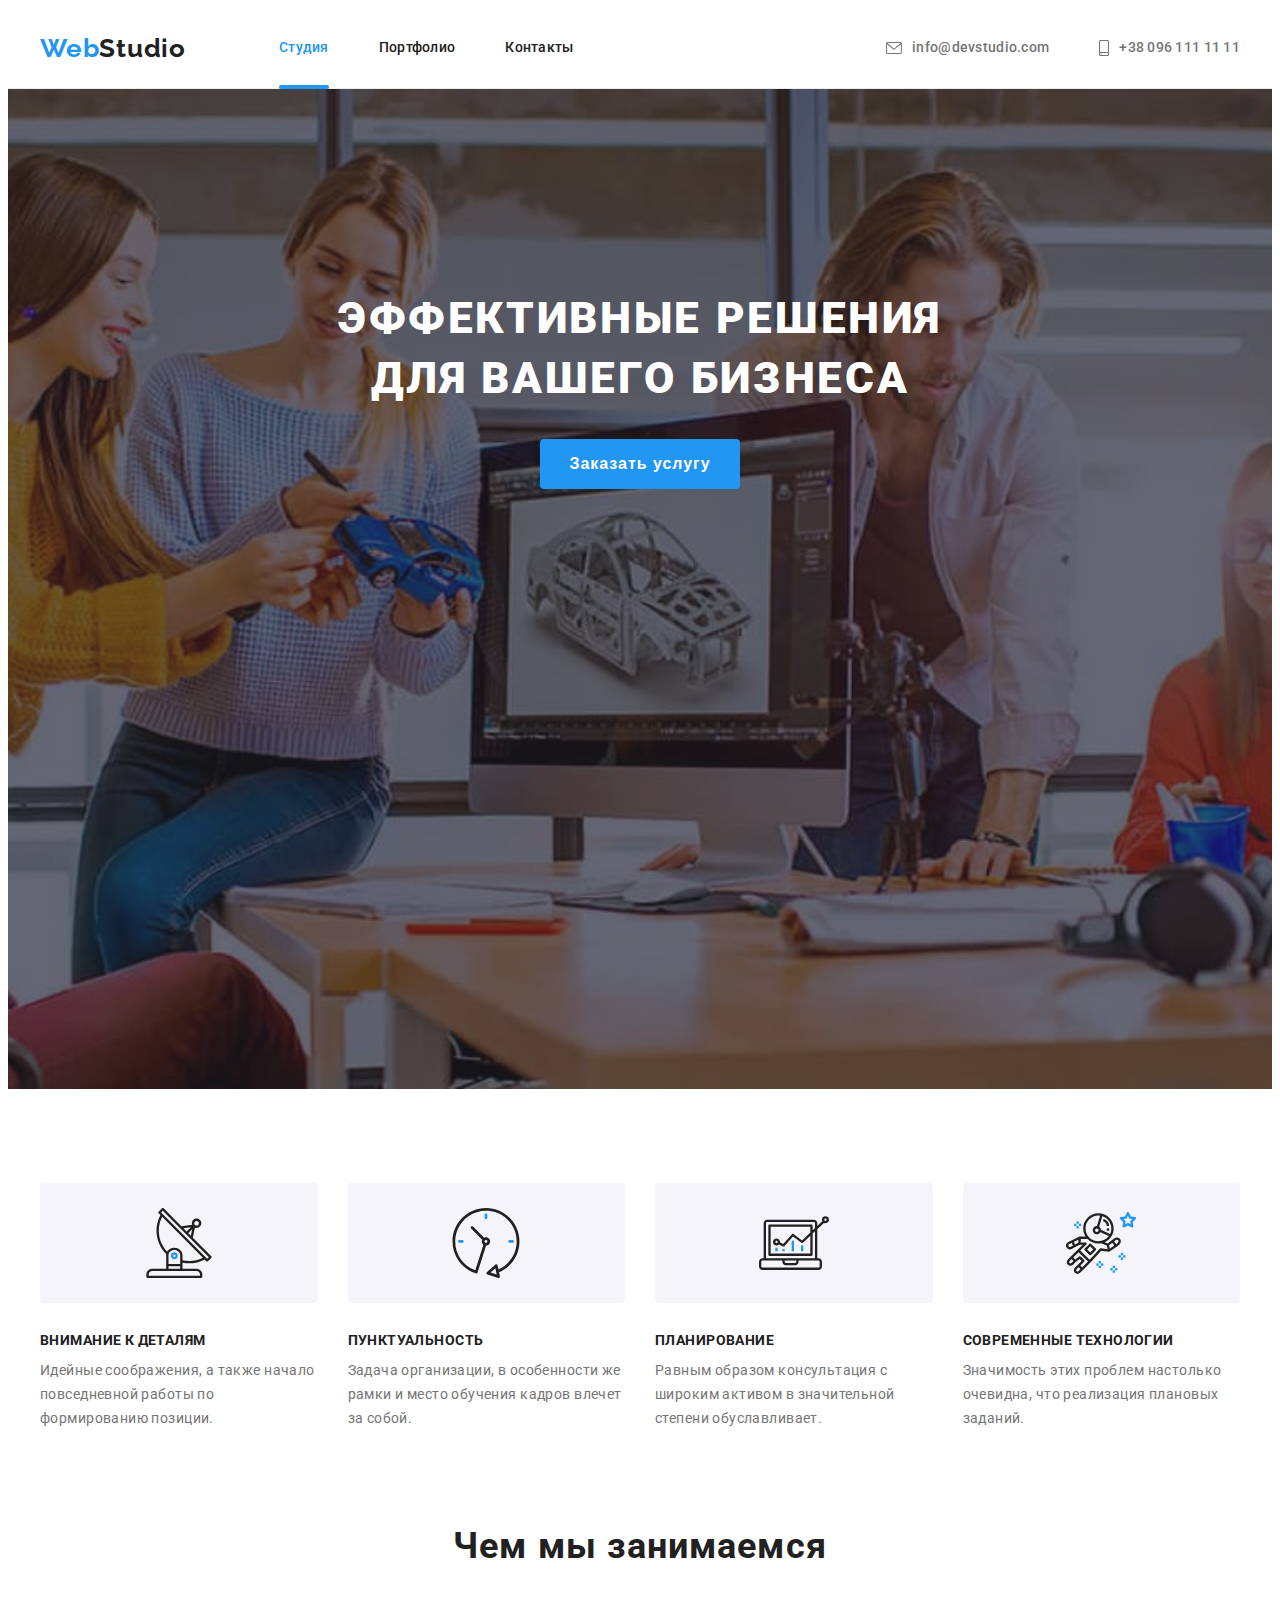
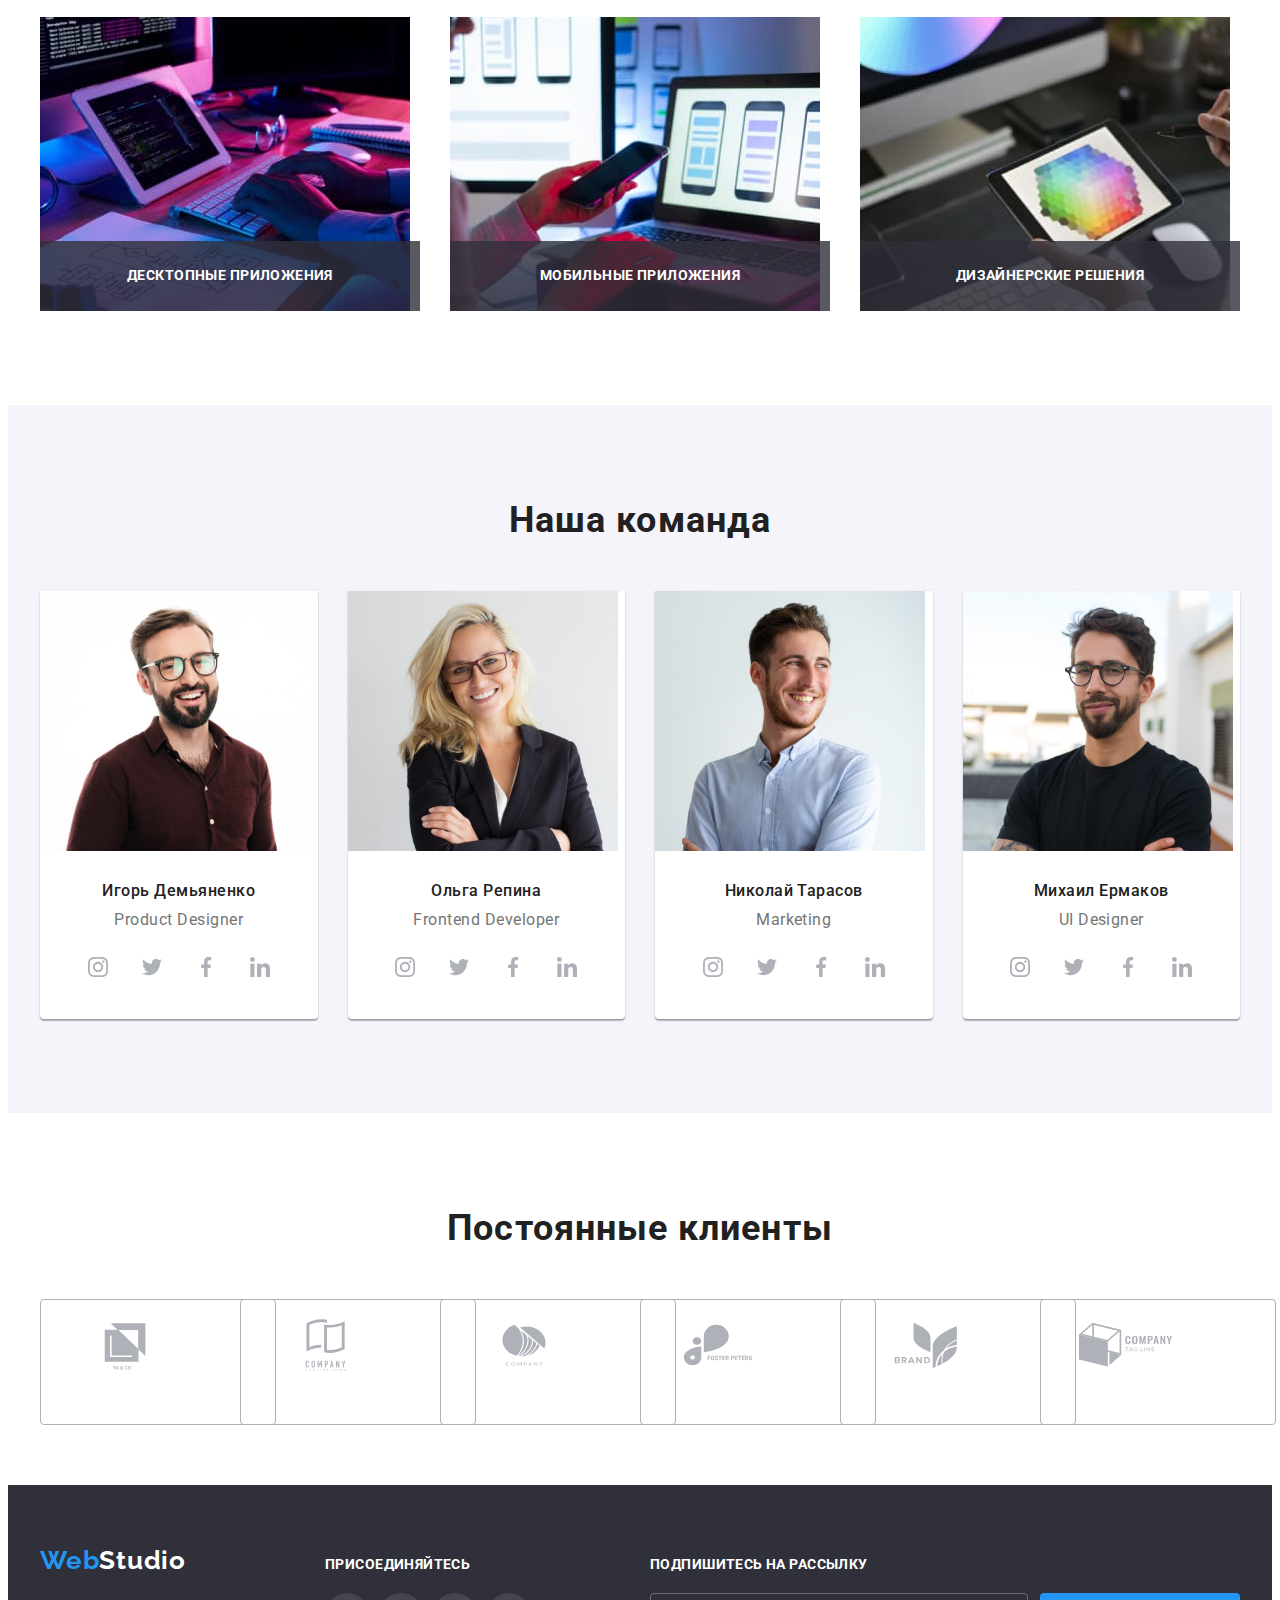
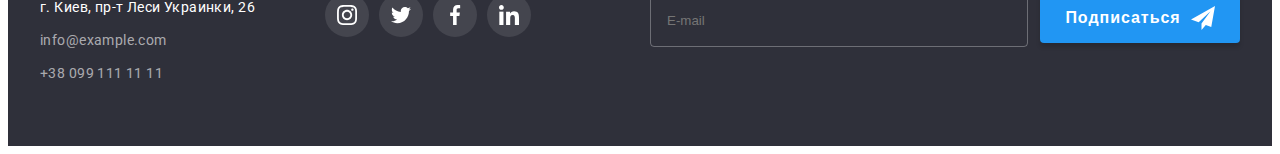
<file: index.html>
<!DOCTYPE html>
<html lang="ru">
  <head>
    <meta charset="UTF-8" />
    <meta http-equiv="X-UA-Compatible" content="IE=edge" />
    <meta name="viewport" content="width=device-width, initial-scale=1.0" />
    <title>WebStudio</title>
    <link rel="preconnect" href="https://fonts.googleapis.com" />
    <link rel="preconnect" href="https://fonts.gstatic.com" crossorigin />
    <link
      href="https://fonts.googleapis.com/css2?family=Raleway:wght@700&family=Roboto:wght@400;500;700;900&display=swap"
      rel="stylesheet"
    />
    <link
      rel="stylesheet"
      href="https://cdnjs.cloudflare.com/ajax/libs/modern-normalize/1.1.0/modern-normalize.min.css"
      integrity="sha512-wpPYUAdjBVSE4KJnH1VR1HeZfpl1ub8YT/NKx4PuQ5NmX2tKuGu6U/JRp5y+Y8XG2tV+wKQpNHVUX03MfMFn9Q=="
      crossorigin="anonymous"
      referrerpolicy="no-referrer"
    />
    <link rel="stylesheet" href="./css/main.min.css" />
    <!-- <link rel="stylesheet" href="./css/styles.css" /> -->
  </head>
  <body>
    <header class="header">
      <div class="container">
        <a class="logo header__logo link" href="./index.html" lang="en"
          >Web<span class="logo__dark">Studio</span></a
        >
        <nav class="nav">
          <ul class="menu list">
            <li class="menu__item">
              <a href="" class="menu__link link current">Студия</a>
            </li>
            <li class="menu__item">
              <a href="./portfolio.html" class="menu__link link">Портфолио</a>
            </li>
            <li class="menu__item">
              <a href="" class="menu__link link">Контакты</a>
            </li>
          </ul>
        </nav>
        <ul class="connect header__connect list">
          <li class="connect__item">
            <a href="mailto:info@devstudio.com" class="connect__link link">
              <svg class="connect__icon" width="16" height="12">
                <use href="./images/icons.svg#icon-envelope"></use>
              </svg>
              info@devstudio.com</a
            >
          </li>
          <li class="connect__item">
            <a href="tel:+380961111111" class="connect__link link"
              ><svg class="connect__icon" width="10" height="16">
                <use href="./images/icons.svg#icon-smartphone"></use></svg
              >+38 096 111 11 11</a
            >
          </li>
        </ul>
      </div>
    </header>
    <main>
      <section class="hero">
        <div class="container">
          <h1 class="hero__title">Эффективные решения для вашего бизнеса</h1>
          <button type="button" class="hero__btn" data-modal-open>Заказать услугу</button>
        </div>
      </section>
      <section class="benefits section">
        <div class="container">
          <h2 class="benefits__title visually-hidden">Преимущества</h2>
          <ul class="benefits__list list">
            <li class="benefits__item">
              <div class="benefits__wrap">
                <svg class="benefits__icon" width="70" height="70">
                  <use href="./images/icons.svg#icon-benefits-1-antenna"></use>
                </svg>
              </div>
              <h3 class="benefits__subtitle">Внимание к деталям</h3>
              <p class="benefits__text">
                Идейные соображения, а также начало повседневной работы по формированию позиции.
              </p>
            </li>
            <li class="benefits__item">
              <div class="benefits__wrap">
                <svg class="benefits__icon" width="70" height="70">
                  <use href="./images/icons.svg#icon-benefits-2-clock"></use>
                </svg>
              </div>
              <h3 class="benefits__subtitle">Пунктуальность</h3>
              <p class="benefits__text">
                Задача организации, в особенности же рамки и место обучения кадров влечет за собой.
              </p>
            </li>
            <li class="benefits__item">
              <div class="benefits__wrap">
                <svg class="benefits__icon" width="70" height="70">
                  <use href="./images/icons.svg#icon-benefits-3-diagram"></use>
                </svg>
              </div>
              <h3 class="benefits__subtitle">Планирование</h3>
              <p class="benefits__text">
                Равным образом консультация с широким активом в значительной степени обуславливает.
              </p>
            </li>
            <li class="benefits__item">
              <div class="benefits__wrap">
                <svg class="benefits__icon" width="70" height="70">
                  <use href="./images/icons.svg#icon-benefits-4-astronaut"></use>
                </svg>
              </div>
              <h3 class="benefits__subtitle">Современные технологии</h3>
              <p class="benefits__text">
                Значимость этих проблем настолько очевидна, что реализация плановых заданий.
              </p>
            </li>
          </ul>
        </div>
      </section>
      <section class="about section">
        <div class="container">
          <h2 class="about__title section-title">Чем мы занимаемся</h2>
          <ul class="about__list list">
            <li class="about__item">
              <img
                src="./images/about/about-img-1.jpg"
                alt="Разработка продающих сайтов"
                width="370"
                height="294"
              />
              <h3 class="about__desc">Десктопные приложения</h3>
            </li>
            <li class="about__item">
              <img
                src="./images/about//about-img-2.jpg"
                alt="Разработка мобильных приложений"
                width="370"
                height="294"
              />
              <h3 class="about__desc">Мобильные приложения</h3>
            </li>
            <li class="about__item">
              <img
                src="./images/about//about-img-3.jpg"
                alt="Продвижение сайтов"
                width="370"
                height="294"
              />
              <h3 class="about__desc">Дизайнерские решения</h3>
            </li>
          </ul>
        </div>
      </section>
      <section class="team section">
        <div class="container">
          <h2 class="team__title section-title">Наша команда</h2>
          <ul class="team__list list">
            <li class="team__item">
              <img
                src="./images/team/team-img-1.jpg"
                alt="Игорь Демьяненко"
                width="270"
                height="260"
              />
              <div class="team__desc">
                <h3 class="team__name">Игорь Демьяненко</h3>
                <p lang="en" class="team__specialty">Product Designer</p>
                <ul class="socials list">
                  <li class="socials__item">
                    <a href="" class="socials__link link">
                      <svg class="socials__icon" width="20" height="20">
                        <use href="./images/icons.svg#icon-instagram"></use></svg
                    ></a>
                  </li>
                  <li class="socials__item">
                    <a href="" class="socials__link link">
                      <svg class="socials__icon" width="20" height="20">
                        <use href="./images/icons.svg#icon-twitter"></use>
                      </svg>
                    </a>
                  </li>
                  <li class="socials__item">
                    <a href="" class="socials__link link">
                      <svg class="socials__icon" width="20" height="20">
                        <use href="./images/icons.svg#icon-facebook"></use>
                      </svg>
                    </a>
                  </li>
                  <li class="socials__item">
                    <a href="" class="socials__link link">
                      <svg class="socials__icon" width="20" height="20">
                        <use href="./images/icons.svg#icon-linkedin"></use>
                      </svg>
                    </a>
                  </li>
                </ul>
              </div>
            </li>
            <li class="team__item">
              <img src="./images/team/team-img-2.jpg" alt="Ольга Репина" width="270" height="260" />
              <div class="team__desc">
                <h3 class="team__name">Ольга Репина</h3>
                <p lang="en" class="team__specialty">Frontend Developer</p>
                <ul class="socials list">
                  <li class="socials__item">
                    <a href="" class="socials__link link">
                      <svg class="socials__icon" width="20" height="20">
                        <use href="./images/icons.svg#icon-instagram"></use></svg
                    ></a>
                  </li>
                  <li class="socials__item">
                    <a href="" class="socials__link link">
                      <svg class="socials__icon" width="20" height="20">
                        <use href="./images/icons.svg#icon-twitter"></use>
                      </svg>
                    </a>
                  </li>
                  <li class="socials__item">
                    <a href="" class="socials__link link">
                      <svg class="socials__icon" width="20" height="20">
                        <use href="./images/icons.svg#icon-facebook"></use>
                      </svg>
                    </a>
                  </li>
                  <li class="socials__item">
                    <a href="" class="socials__link link">
                      <svg class="socials__icon" width="20" height="20">
                        <use href="./images/icons.svg#icon-linkedin"></use>
                      </svg>
                    </a>
                  </li>
                </ul>
              </div>
            </li>
            <li class="team__item">
              <img
                src="./images/team/team-img-3.jpg"
                alt="Николай Тарасов"
                width="270"
                height="260"
              />
              <div class="team__desc">
                <h3 class="team__name">Николай Тарасов</h3>
                <p lang="en" class="team__specialty">Marketing</p>
                <ul class="socials list">
                  <li class="socials__item">
                    <a href="" class="socials__link link">
                      <svg class="socials__icon" width="20" height="20">
                        <use href="./images/icons.svg#icon-instagram"></use></svg
                    ></a>
                  </li>
                  <li class="socials__item">
                    <a href="" class="socials__link link">
                      <svg class="socials__icon" width="20" height="20">
                        <use href="./images/icons.svg#icon-twitter"></use>
                      </svg>
                    </a>
                  </li>
                  <li class="socials__item">
                    <a href="" class="socials__link link">
                      <svg class="socials__icon" width="20" height="20">
                        <use href="./images/icons.svg#icon-facebook"></use>
                      </svg>
                    </a>
                  </li>
                  <li class="socials__item">
                    <a href="" class="socials__link link">
                      <svg class="socials__icon" width="20" height="20">
                        <use href="./images/icons.svg#icon-linkedin"></use>
                      </svg>
                    </a>
                  </li>
                </ul>
              </div>
            </li>
            <li class="team__item">
              <img
                src="./images/team/team-img-4.jpg"
                alt="Михаил Ермаков"
                width="270"
                height="260"
              />
              <div class="team__desc">
                <h3 class="team__name">Михаил Ермаков</h3>
                <p lang="en" class="team__specialty">UI Designer</p>
                <ul class="socials list">
                  <li class="socials__item">
                    <a href="" class="socials__link link">
                      <svg class="socials__icon" width="20" height="20">
                        <use href="./images/icons.svg#icon-instagram"></use></svg
                    ></a>
                  </li>
                  <li class="socials__item">
                    <a href="" class="socials__link link">
                      <svg class="socials__icon" width="20" height="20">
                        <use href="./images/icons.svg#icon-twitter"></use>
                      </svg>
                    </a>
                  </li>
                  <li class="socials__item">
                    <a href="" class="socials__link link">
                      <svg class="socials__icon" width="20" height="20">
                        <use href="./images/icons.svg#icon-facebook"></use>
                      </svg>
                    </a>
                  </li>
                  <li class="socials__item">
                    <a href="" class="socials__link link">
                      <svg class="socials__icon" width="20" height="20">
                        <use href="./images/icons.svg#icon-linkedin"></use>
                      </svg>
                    </a>
                  </li>
                </ul>
              </div>
            </li>
          </ul>
        </div>
      </section>
      <section class="clients section">
        <div class="container">
          <h2 class="clients__title section-title">Постоянные клиенты</h2>
          <ul class="clients__list list">
            <li class="clients__item">
              <a href="" class="clients__link"
                ><svg class="clients__icon" width="106" height="60">
                  <use href="./images/icons.svg#icon-clients-logo-1"></use></svg
              ></a>
            </li>
            <li class="clients__item">
              <a href="" class="clients__link"
                ><svg class="clients__icon" width="106" height="60">
                  <use href="./images/icons.svg#icon-clients-logo-2"></use></svg
              ></a>
            </li>
            <li class="clients__item">
              <a href="" class="clients__link"
                ><svg class="clients__icon" width="106" height="60">
                  <use href="./images/icons.svg#icon-clients-logo-3"></use></svg
              ></a>
            </li>
            <li class="clients__item">
              <a href="" class="clients__link"
                ><svg class="clients__icon" width="106" height="60">
                  <use href="./images/icons.svg#icon-clients-logo-4"></use></svg
              ></a>
            </li>
            <li class="clients__item">
              <a href="" class="clients__link"
                ><svg class="clients__icon" width="106" height="60">
                  <use href="./images/icons.svg#icon-clients-logo-5"></use></svg
              ></a>
            </li>
            <li class="clients__item">
              <a href="" class="clients__link"
                ><svg class="clients__icon" width="106" height="60">
                  <use href="./images/icons.svg#icon-clients-logo-6"></use></svg
              ></a>
            </li>
          </ul>
        </div>
      </section>
    </main>
    <footer class="footer">
      <div class="container footer__container">
        <div class="footer__contacts-wrap">
          <a href="./index.html" class="logo link">Web<span class="logo__white">Studio</span></a>
          <address class="contacts footer__contacts">
            <ul class="contacts__list list">
              <li class="contacts__item">
                <a
                  href="https://www.google.com/maps/d/viewer?mid=10uSM3H-mIU3GznYo2szRIEphczw&hl=en_US&ll=50.42732700000001%2C30.538092&z=17"
                  target="_blank"
                  rel="noopener noreferrer nofollow"
                  class="contacts__link link adress"
                  >г. Киев, пр-т Леси Украинки, 26</a
                >
              </li>
              <li class="contacts__item">
                <a href="mailto:info@example.com" class="contacts__link link">info@example.com</a>
              </li>
              <li class="contacts__item">
                <a href="tel:+380991111111" class="contacts__link link">+38 099 111 11 11</a>
              </li>
            </ul>
          </address>
        </div>
        <div class="footer__join">
          <p class="footer__join-text">Присоединяйтесь</p>
          <ul class="footer-soc-list socials list">
            <li class="socials__item">
              <a href="" class="socials__link footer__link link">
                <svg class="socials__icon footer__icon" width="20" height="20">
                  <use href="./images/icons.svg#icon-instagram"></use>
                </svg>
              </a>
            </li>
            <li class="socials__item">
              <a href="" class="socials__link footer__link link">
                <svg class="socials__icon footer__icon" width="20" height="20">
                  <use href="./images/icons.svg#icon-twitter"></use>
                </svg>
              </a>
            </li>
            <li class="socials__item">
              <a href="" class="socials__link footer__link link">
                <svg class="socials__icon footer__icon" width="20" height="20">
                  <use href="./images/icons.svg#icon-facebook"></use>
                </svg>
              </a>
            </li>
            <li class="socials__item">
              <a href="" class="socials__link footer__link link">
                <svg class="socials__icon footer__icon" width="20" height="20">
                  <use href="./images/icons.svg#icon-linkedin"></use>
                </svg>
              </a>
            </li>
          </ul>
        </div>
        <form class="subscribe footer__subscribe">
          <p class="subscribe__text">Подпишитесь на рассылку</p>
          <div class="subscribe__wrap">
            <input
              type="email"
              name="footer-signup-email"
              placeholder="E-mail"
              class="subscribe__input"
            />
            <button type="submit" class="subscribe__btn btn">
              Подписаться
              <svg class="subscribe__icon" width="24" height="24">
                <use href="./images/icons.svg#icon-icon-send"></use>
              </svg>
            </button>
          </div>
        </form>
      </div>
    </footer>
    <div class="backdrop is-hidden" data-modal>
      <div class="modal">
        <button type="button" class="modal-close-btn" data-modal-close>
          <svg class="modal-close-icon" width="18" height="18">
            <use href="./images/icons.svg#icon-close-black"></use>
          </svg>
        </button>
        <p class="modal-title">Оставьте свои данные, мы вам перезвоним</p>
        <form>
          <div class="modal-field">
            <label for="modal-input-name" class="modal-label">Имя</label>
            <div class="input-wrap">
              <input
                type="text"
                class="modal-input"
                name="modal-input-name"
                id="modal-input-name"
              />
              <svg class="modal-icon" height="18" width="18">
                <use href="./images/icons.svg#icon-person"></use>
              </svg>
            </div>
          </div>
          <div class="modal-field">
            <label for="modal-input-tel" class="modal-label">Телефон</label>
            <div class="input-wrap">
              <input type="tel" class="modal-input" name="modal-input-tel" id="modal-input-tel" />
              <svg class="modal-icon" height="18" width="18">
                <use href="./images/icons.svg#icon-phone"></use>
              </svg>
            </div>
          </div>
          <div class="modal-field">
            <label for="modal-input-email" class="modal-label">Почта</label>
            <div class="input-wrap">
              <input
                type="tel"
                class="modal-input"
                name="modal-input-email"
                id="modal-input-email"
              />
              <svg class="modal-icon" height="18" width="18">
                <use href="./images/icons.svg#icon-email"></use>
              </svg>
            </div>
          </div>
          <div class="modal-comment">
            <label for="modal-input-comment" class="modal-label">Комментарий</label>
            <textarea
              name="modal-input-comment"
              id="modal-input-comment"
              class="modal-textarea modal-input"
              placeholder="Введите текст"
            ></textarea>
          </div>
          <div class="modal-checkbox">
            <input
              type="checkbox"
              name="modal-privacy"
              id="modal-privacy"
              class="modal-input-check visually-hidden"
            />
            <label for="modal-privacy" class="modal-check-text">
              <span>
                <svg class="check-icon" width="11" height="8">
                  <use href="./images/icons.svg#icon-check"></use>
                </svg> </span
              >Соглашаюсь с рассылкой и принимаю&nbsp;<a href="">Условия договора</a></label
            >
          </div>
          <button type="submit" class="modal-btn btn">Отправить</button>
        </form>
      </div>
    </div>
    <script src="./js/modal.js"></script>
  </body>
</html>
</file>
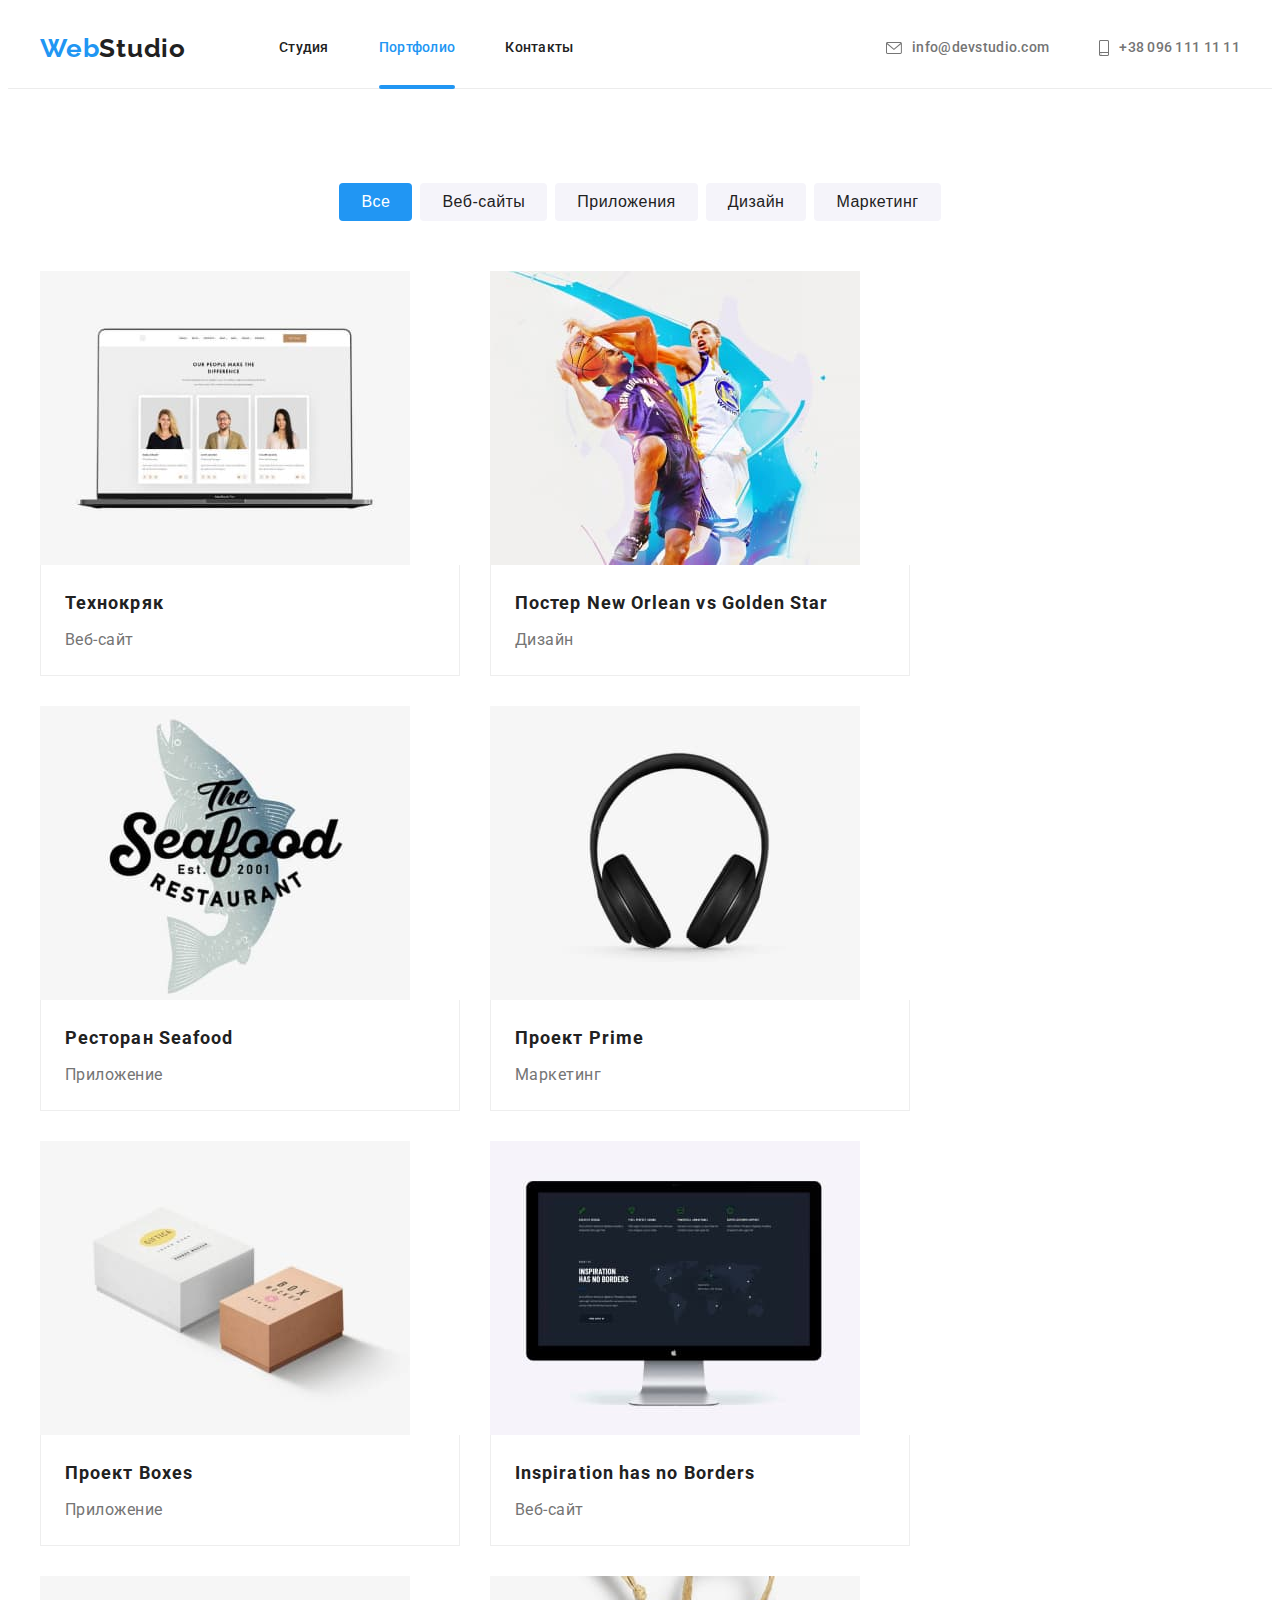
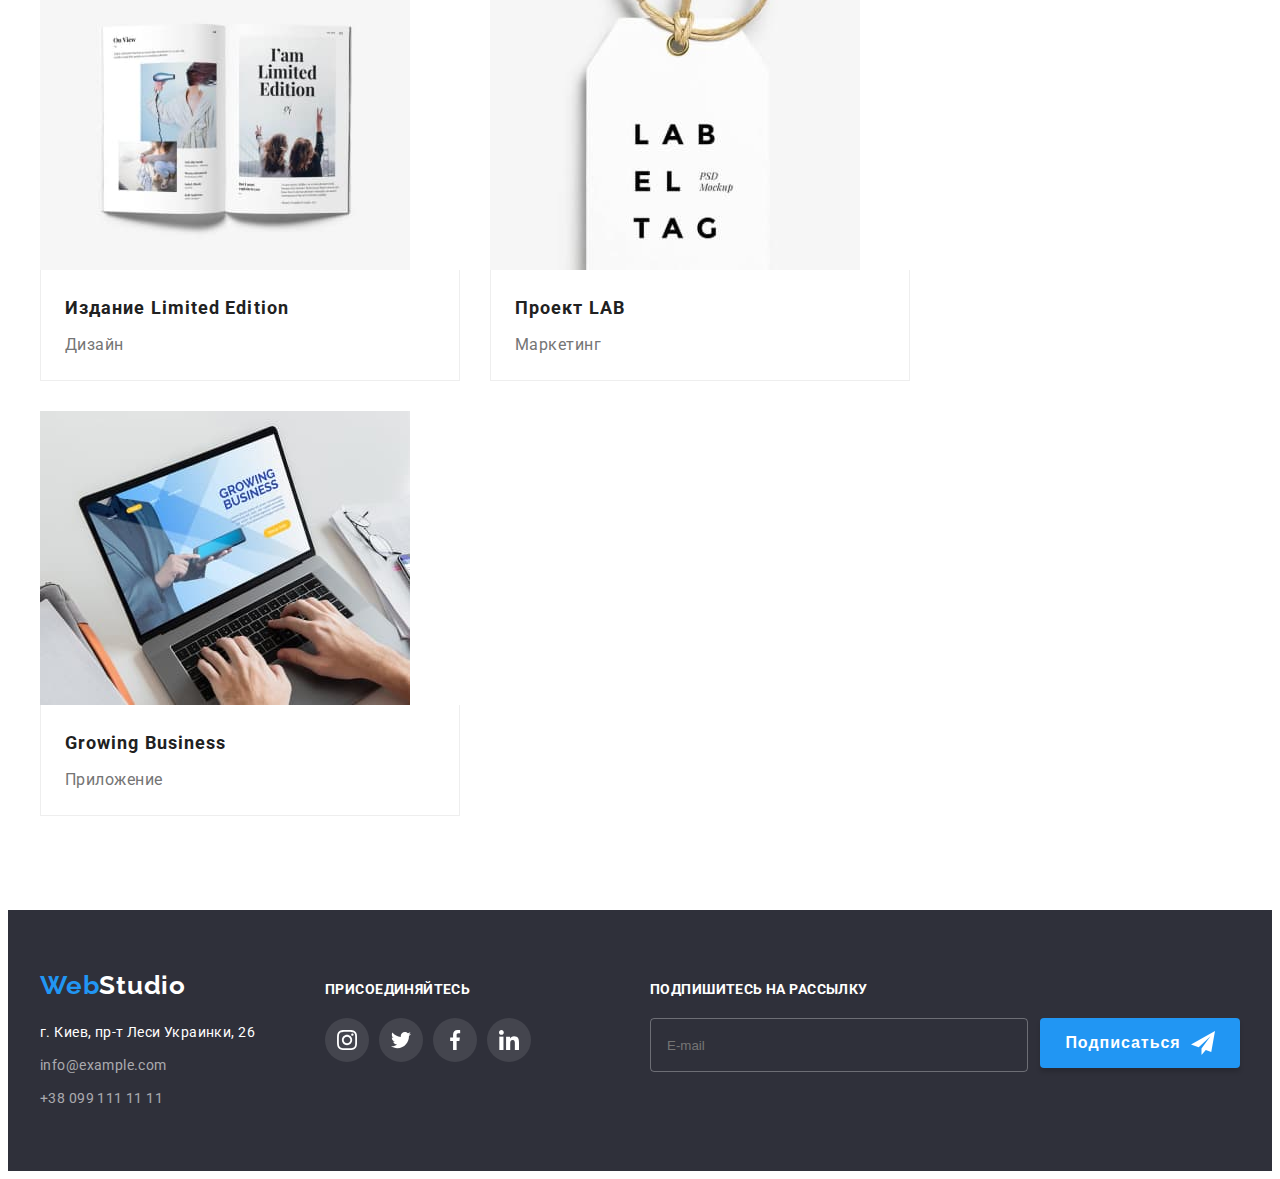
<file: portfolio.html>
<!DOCTYPE html>
<html lang="ru">
  <head>
    <meta charset="UTF-8" />
    <meta http-equiv="X-UA-Compatible" content="IE=edge" />
    <meta name="viewport" content="width=device-width, initial-scale=1.0" />
    <title>Portfolio</title>
    <link rel="preconnect" href="https://fonts.googleapis.com" />
    <link rel="preconnect" href="https://fonts.gstatic.com" crossorigin />
    <link
      href="https://fonts.googleapis.com/css2?family=Raleway:wght@700&family=Roboto:wght@400;500;700;900&display=swap"
      rel="stylesheet"
    />
    <link
      rel="stylesheet"
      href="https://cdnjs.cloudflare.com/ajax/libs/modern-normalize/1.1.0/modern-normalize.min.css"
      integrity="sha512-wpPYUAdjBVSE4KJnH1VR1HeZfpl1ub8YT/NKx4PuQ5NmX2tKuGu6U/JRp5y+Y8XG2tV+wKQpNHVUX03MfMFn9Q=="
      crossorigin="anonymous"
      referrerpolicy="no-referrer"
    />
    <link rel="stylesheet" href="./css/main.min.css" />
    <link rel="stylesheet" href="./css/styles.css" />
  </head>
  <body>
    <header class="header">
      <div class="container">
        <a class="logo header__logo link" href="./index.html" lang="en"
          >Web<span class="logo__dark">Studio</span></a
        >
        <nav class="nav">
          <ul class="menu list">
            <li class="menu__item">
              <a href="./index.html" class="menu__link link">Студия</a>
            </li>
            <li class="menu__item">
              <a href="./portfolio.html" class="menu__link link current">Портфолио</a>
            </li>
            <li class="menu__item">
              <a href="" class="menu__link link">Контакты</a>
            </li>
          </ul>
        </nav>
        <ul class="connect header__connect list">
          <li class="connect__item">
            <a href="mailto:info@devstudio.com" class="connect__link link">
              <svg class="connect__icon" width="16" height="12">
                <use href="./images/icons.svg#icon-envelope"></use>
              </svg>
              info@devstudio.com</a
            >
          </li>
          <li class="connect__item">
            <a href="tel:+380961111111" class="connect__link link"
              ><svg class="connect__icon" width="10" height="16">
                <use href="./images/icons.svg#icon-smartphone"></use></svg
              >+38 096 111 11 11</a
            >
          </li>
        </ul>
      </div>
    </header>
    <main>
      <section class="projects section">
        <div class="container">
          <h1 class="visually-hidden">Портфолио</h1>
          <ul class="projects-filter list">
            <li class="projects-filter-item">
              <button type="button" class="projects-filter-btn btn-curent">Все</button>
            </li>
            <li class="projects-filter-item">
              <button type="button" class="projects-filter-btn">Веб-сайты</button>
            </li>
            <li class="projects-filter-item">
              <button type="button" class="projects-filter-btn">Приложения</button>
            </li>
            <li class="projects-filter-item">
              <button type="button" class="projects-filter-btn">Дизайн</button>
            </li>
            <li class="projects-filter-item">
              <button type="button" class="projects-filter-btn">Маркетинг</button>
            </li>
          </ul>
          <ul class="projects-examples-list list">
            <li class="projects-examples-item">
              <a href="" class="projects-examples-link link">
                <div class="projects-examples-thumb">
                  <img
                    src="./images/portfolio/portfolio-img-1.jpg"
                    alt="Монитор с изображением сайта"
                    width="370"
                    height="294"
                  />
                  <p class="projects-examples-overtext">
                    Ресурс предлагает комплексные предложения с разным уровнем функционала и
                    сервисов. Все это позволит посетителю получить исчерпывающие сведения о компании
                    или частном лице.
                  </p>
                </div>
                <div class="projects-examples-desc">
                  <h2 class="projects-examples-title">Технокряк</h2>
                  <p class="projects-examples-text">Веб-сайт</p>
                </div>
              </a>
            </li>
            <li class="projects-examples-item">
              <a href="" class="projects-examples-link link">
                <div class="projects-examples-thumb">
                  <img
                    src="./images/portfolio/portfolio-img-2.jpg"
                    alt="Два баскетболиста с мячом"
                    width="370"
                    height="294"
                  />
                  <p class="projects-examples-overtext">
                    Ресурс предлагает комплексные предложения с разным уровнем функционала и
                    сервисов. Все это позволит посетителю получить исчерпывающие сведения о компании
                    или частном лице.
                  </p>
                </div>
                <div class="projects-examples-desc">
                  <h2 class="projects-examples-title">Постер New Orlean vs Golden Star</h2>
                  <p class="projects-examples-text">Дизайн</p>
                </div>
              </a>
            </li>
            <li class="projects-examples-item">
              <a href="" class="projects-examples-link link">
                <div class="projects-examples-thumb">
                  <img
                    src="./images/portfolio/portfolio-img-3.jpg"
                    alt="Логотип рыбного ресторана"
                    width="370"
                    height="294"
                  />
                  <p class="projects-examples-overtext">
                    Ресурс предлагает комплексные предложения с разным уровнем функционала и
                    сервисов. Все это позволит посетителю получить исчерпывающие сведения о компании
                    или частном лице.
                  </p>
                </div>
                <div class="projects-examples-desc">
                  <h2 class="projects-examples-title">Ресторан Seafood</h2>
                  <p class="projects-examples-text">Приложение</p>
                </div>
              </a>
            </li>
            <li class="projects-examples-item">
              <a href="" class="projects-examples-link link">
                <div class="projects-examples-thumb">
                  <img
                    src="./images/portfolio/portfolio-img-4.jpg"
                    alt="Наушники"
                    width="370"
                    height="294"
                  />
                  <p class="projects-examples-overtext">
                    Ресурс предлагает комплексные предложения с разным уровнем функционала и
                    сервисов. Все это позволит посетителю получить исчерпывающие сведения о компании
                    или частном лице.
                  </p>
                </div>
                <div class="projects-examples-desc">
                  <h2 class="projects-examples-title">Проект Prime</h2>
                  <p class="projects-examples-text">Маркетинг</p>
                </div>
              </a>
            </li>
            <li class="projects-examples-item">
              <a href="" class="projects-examples-link link">
                <div class="projects-examples-thumb">
                  <img
                    src="./images/portfolio/portfolio-img-5.jpg"
                    alt="Две коробки"
                    width="370"
                    height="294"
                  />
                  <p class="projects-examples-overtext">
                    Ресурс предлагает комплексные предложения с разным уровнем функционала и
                    сервисов. Все это позволит посетителю получить исчерпывающие сведения о компании
                    или частном лице.
                  </p>
                </div>
                <div class="projects-examples-desc">
                  <h2 class="projects-examples-title">Проект Boxes</h2>
                  <p class="projects-examples-text">Приложение</p>
                </div>
              </a>
            </li>
            <li class="projects-examples-item">
              <a href="" class="projects-examples-link link">
                <div class="projects-examples-thumb">
                  <img
                    src="./images/portfolio/portfolio-img-6.jpg"
                    alt="Монитор компьютера"
                    width="370"
                    height="294"
                  />
                  <p class="projects-examples-overtext">
                    Ресурс предлагает комплексные предложения с разным уровнем функционала и
                    сервисов. Все это позволит посетителю получить исчерпывающие сведения о компании
                    или частном лице.
                  </p>
                </div>
                <div class="projects-examples-desc">
                  <h2 class="projects-examples-title">Inspiration has no Borders</h2>
                  <p class="projects-examples-text">Веб-сайт</p>
                </div>
              </a>
            </li>
            <li class="projects-examples-item">
              <a href="" class="projects-examples-link link">
                <div class="projects-examples-thumb">
                  <img
                    src="./images/portfolio/portfolio-img-7.jpg"
                    alt="Развернутый журнал"
                    width="370"
                    height="294"
                  />
                  <p class="projects-examples-overtext">
                    Ресурс предлагает комплексные предложения с разным уровнем функционала и
                    сервисов. Все это позволит посетителю получить исчерпывающие сведения о компании
                    или частном лице.
                  </p>
                </div>
                <div class="projects-examples-desc">
                  <h2 class="projects-examples-title">Издание Limited Edition</h2>
                  <p class="projects-examples-text">Дизайн</p>
                </div>
              </a>
            </li>
            <li class="projects-examples-item">
              <a href="" class="projects-examples-link link">
                <div class="projects-examples-thumb">
                  <img
                    src="./images/portfolio/portfolio-img-8.jpg"
                    alt="Бирка"
                    width="370"
                    height="294"
                  />
                  <p class="projects-examples-overtext">
                    Ресурс предлагает комплексные предложения с разным уровнем функционала и
                    сервисов. Все это позволит посетителю получить исчерпывающие сведения о компании
                    или частном лице.
                  </p>
                </div>
                <div class="projects-examples-desc">
                  <h2 class="projects-examples-title">Проект LAB</h2>
                  <p class="projects-examples-text">Маркетинг</p>
                </div>
              </a>
            </li>
            <li class="projects-examples-item">
              <a href="" class="projects-examples-link link">
                <div class="projects-examples-thumb">
                  <img
                    src="./images/portfolio/portfolio-img-9.jpg"
                    alt="Открытый лэптоп"
                    width="370"
                    height="294"
                  />
                  <p class="projects-examples-overtext">
                    Ресурс предлагает комплексные предложения с разным уровнем функционала и
                    сервисов. Все это позволит посетителю получить исчерпывающие сведения о компании
                    или частном лице.
                  </p>
                </div>
                <div class="projects-examples-desc">
                  <h2 class="projects-examples-title">Growing Business</h2>
                  <p class="projects-examples-text">Приложение</p>
                </div>
              </a>
            </li>
          </ul>
        </div>
      </section>
    </main>
    <footer class="footer">
      <div class="container footer__container">
        <div class="footer__contacts-wrap">
          <a href="./index.html" class="logo link">Web<span class="logo__white">Studio</span></a>
          <address class="contacts footer__contacts">
            <ul class="contacts__list list">
              <li class="contacts__item">
                <a
                  href="https://www.google.com/maps/d/viewer?mid=10uSM3H-mIU3GznYo2szRIEphczw&hl=en_US&ll=50.42732700000001%2C30.538092&z=17"
                  target="_blank"
                  rel="noopener noreferrer nofollow"
                  class="contacts__link link adress"
                  >г. Киев, пр-т Леси Украинки, 26</a
                >
              </li>
              <li class="contacts__item">
                <a href="mailto:info@example.com" class="contacts__link link">info@example.com</a>
              </li>
              <li class="contacts__item">
                <a href="tel:+380991111111" class="contacts__link link">+38 099 111 11 11</a>
              </li>
            </ul>
          </address>
        </div>
        <div class="footer__join">
          <p class="footer__join-text">Присоединяйтесь</p>
          <ul class="footer-soc-list socials list">
            <li class="socials__item">
              <a href="" class="socials__link footer__link link">
                <svg class="socials__icon footer__icon" width="20" height="20">
                  <use href="./images/icons.svg#icon-instagram"></use>
                </svg>
              </a>
            </li>
            <li class="socials__item">
              <a href="" class="socials__link footer__link link">
                <svg class="socials__icon footer__icon" width="20" height="20">
                  <use href="./images/icons.svg#icon-twitter"></use>
                </svg>
              </a>
            </li>
            <li class="socials__item">
              <a href="" class="socials__link footer__link link">
                <svg class="socials__icon footer__icon" width="20" height="20">
                  <use href="./images/icons.svg#icon-facebook"></use>
                </svg>
              </a>
            </li>
            <li class="socials__item">
              <a href="" class="socials__link footer__link link">
                <svg class="socials__icon footer__icon" width="20" height="20">
                  <use href="./images/icons.svg#icon-linkedin"></use>
                </svg>
              </a>
            </li>
          </ul>
        </div>
        <form class="subscribe footer__subscribe">
          <p class="subscribe__text">Подпишитесь на рассылку</p>
          <div class="subscribe__wrap">
            <input
              type="email"
              name="footer-signup-email"
              placeholder="E-mail"
              class="subscribe__input"
            />
            <button type="submit" class="subscribe__btn btn">
              Подписаться
              <svg class="subscribe__icon" width="24" height="24">
                <use href="./images/icons.svg#icon-icon-send"></use>
              </svg>
            </button>
          </div>
        </form>
      </div>
    </footer>
  </body>
</html>
</file>
<file: css/main.min.css>
:root{--main-title-color: #212121;--main-text-color: #757575;--accent-color: #2196f3;--main-background-color: #ffffff;--second-background-color: #f5f4fa;--main-logo-color: #212121;--second-logo-color: #ffffff;--hero-color: #ffffff;--typical-margin: 30px}.visually-hidden{position:absolute;white-space:nowrap;width:1px;height:1px;overflow:hidden;border:0;padding:0;clip:rect(0 0 0 0);clip-path:inset(50%);margin:-1px}p,h1,h2,h3,h4,h5,h6{margin:0}ul{margin:0;padding-left:0}button{cursor:pointer}img{display:block;max-width:100%;height:auto}.list{list-style:none}.link{text-decoration:none;color:currentColor}body{font-family:"Roboto",sans-serif;color:var(--main-title-color);background-color:var(--main-background-color)}.container{width:1200px;padding-left:15px;padding-right:15px;margin:0 auto}.section{padding-top:94px;padding-bottom:94px}.logo{font-family:"Raleway",sans-serif;font-weight:700;font-size:26px;line-height:1.19;letter-spacing:.03em;color:var(--accent-color)}.logo__dark{color:var(--main-logo-color)}.logo__white{color:var(--second-logo-color)}.socials{display:flex;justify-content:center}.socials__item{height:44px;width:44px;margin-right:10px}.socials__item:last-child{margin-right:0}.socials__link{display:flex;align-items:center;justify-content:center;width:100%;height:100%;border-radius:50%;color:#afb1b8;transition-property:background-color;transition-duration:250ms;transition-timing-function:cubic-bezier(0.4, 0, 0.2, 1);transition-property:color;transition-duration:250ms;transition-timing-function:cubic-bezier(0.4, 0, 0.2, 1)}.socials__link:hover,.socials__link:focus{background-color:var(--accent-color);color:#fff}.socials__icon{fill:currentColor}.menu{display:flex}.menu__item:not(:last-child),.connect__item:not(:last-child){margin-right:50px}.menu__link{display:flex;font-weight:500;font-size:14px;line-height:1.14;letter-spacing:.02em;padding-top:32px;padding-bottom:32px;transition-property:color;transition-duration:250ms;transition-timing-function:cubic-bezier(0.4, 0, 0.2, 1);position:relative}.menu__link:hover,.menu__link:focus{color:var(--accent-color)}.menu__link.current{color:var(--accent-color)}.current::after{content:"";position:absolute;left:0;bottom:-1px;display:block;width:100%;height:4px;border-radius:2px;background-color:var(--accent-color)}.connect{display:flex}.connect__link{display:flex;justify-content:center;align-items:center;font-weight:500;font-size:14px;line-height:1.14;letter-spacing:.02em;color:#757575;transition-property:color;transition-duration:250ms;transition-timing-function:cubic-bezier(0.4, 0, 0.2, 1)}.connect__link:hover,.connect__link:focus{color:var(--accent-color)}.connect__icon{fill:currentColor;margin-right:10px}.btn{display:flex;width:200px;height:50px;font-weight:700;font-size:16px;line-height:1.88;align-items:center;text-align:center;letter-spacing:.06em;color:#fff;background-color:var(--accent-color);box-shadow:0px 4px 4px rgba(0,0,0,.15);border-radius:4px;border-color:rgba(0,0,0,0)}.section-title{font-size:36px;line-height:1.17;text-align:center;letter-spacing:.03em;margin-bottom:50px}.backdrop{position:fixed;top:0;left:0;width:100%;height:100%;background-color:rgba(0,0,0,.2);transition-property:opacity;transition-duration:250ms;transition-timing-function:cubic-bezier(0.4, 0, 0.2, 1);transition-property:visibility;transition-duration:250ms;transition-timing-function:cubic-bezier(0.4, 0, 0.2, 1)}.modal{position:absolute;top:50%;left:50%;transform:translate(-50%, -50%) scale(1);transition-property:transform;transition-duration:250ms;transition-timing-function:cubic-bezier(0.4, 0, 0.2, 1);width:528px;min-height:581px;padding:40px;background-color:#fff;border-radius:4px;box-shadow:0px 1px 3px rgba(0,0,0,.12),0px 1px 1px rgba(0,0,0,.14),0px 2px 1px rgba(0,0,0,.2)}.backdrop.is-hidden .modal{transform:translate(-50%, -50%) scale(0)}.backdrop.is-hidden{opacity:0;visibility:hidden;pointer-events:none}.modal-close-btn{position:absolute;padding:0;right:8px;top:8px;width:30px;height:30px;border:1px solid rgba(0,0,0,.1);background-color:#fff;border-radius:50%;display:flex;align-items:center;justify-content:center}.modal-close-icon{fill:#000;transition-property:fill;transition-duration:250ms;transition-timing-function:cubic-bezier(0.4, 0, 0.2, 1)}.modal-close-btn:hover .modal-close-icon,.modal-close-btn:focus .modal-close-icon{fill:var(--accent-color)}.modal-title{font-weight:700;font-size:20px;line-height:1.15;text-align:center;letter-spacing:.03em;color:var(--main-title-color);margin-bottom:12px}.input-wrap{position:relative}.modal-icon{position:absolute;top:50%;left:0;left:12px;transform:translateY(-50%);transition-property:fill;transition-duration:250ms;transition-timing-function:cubic-bezier(0.4, 0, 0.2, 1)}.modal-input:focus+.modal-icon{fill:var(--accent-color)}.modal-field{margin-bottom:10px}.modal-input{width:100%;height:40px;border:1px solid rgba(33,33,33,.2);border-radius:4px;padding-left:42px;outline:rgba(0,0,0,0);transition-property:border-color;transition-duration:250ms;transition-timing-function:cubic-bezier(0.4, 0, 0.2, 1)}.modal-input:focus{border-color:var(--accent-color)}.modal-textarea{display:block;width:100%;height:120px;resize:none;padding:12px 16px;border:1px solid rgba(33,33,33,.2);border-radius:4px}.modal-textarea::placeholder{font-size:14px;line-height:1.14;letter-spacing:.01em;color:rgba(117,117,117,.5)}.modal-label{display:block;font-size:12px;line-height:1.17;letter-spacing:.01em;color:var(--main-text-color);margin-bottom:4px}.modal-checkbox{margin-top:20px;margin-bottom:var(--typical-margin);display:flex;align-items:center;justify-content:center}.modal-check-text{font-size:14px;line-height:1.71;letter-spacing:.03em;color:var(--main-text-color);display:flex;align-items:center}.modal-check-text a{color:var(--accent-color)}.modal-check-text span{width:16px;height:15px;border:2px solid #212121;border-radius:2px;margin-right:7px;display:flex;align-items:center;justify-content:center;background-color:rgba(0,0,0,0);transition-property:background-color;transition-duration:250ms;transition-timing-function:cubic-bezier(0.4, 0, 0.2, 1);transition-property:border-color;transition-duration:250ms;transition-timing-function:cubic-bezier(0.4, 0, 0.2, 1)}.modal-input-check:checked+.modal-check-text span{background-color:var(--accent-color);border-color:rgba(0,0,0,0)}.check-icon{fill:rgba(0,0,0,0);transition-property:fill;transition-duration:250ms;transition-timing-function:cubic-bezier(0.4, 0, 0.2, 1)}.modal-input-check:checked+.modal-check-text .check-icon{fill:#fff}.modal-btn{display:block;margin:0 auto;transition-property:background-color;transition-duration:250ms;transition-timing-function:cubic-bezier(0.4, 0, 0.2, 1)}.modal-btn:hover,.modal-btn:focus{background-color:#188ce8}.contacts{font-style:normal}.contacts [href*="www.google.com/maps/"]{color:#fff}.contacts__item:not(:last-child){margin-bottom:9px}.contacts__link{font-size:14px;line-height:1.71;letter-spacing:.03em;color:rgba(255,255,255,.6);transition-property:color;transition-duration:250ms;transition-timing-function:cubic-bezier(0.4, 0, 0.2, 1)}.contacts__link:hover,.contacts__link:focus{color:var(--accent-color)}.subscribe__text{font-weight:700;font-size:14px;line-height:1.14;letter-spacing:.03em;text-transform:uppercase;color:#fff;margin-bottom:20px}.subscribe__wrap{display:flex}.subscribe__input{width:358px;height:50px;margin-right:12px;background-color:rgba(0,0,0,0);border:1px solid rgba(255,255,255,.3);border-radius:4px;padding-left:16px}.subscribe__btn{align-items:center;justify-content:center}.subscribe__icon{margin-left:10px}.header{border-bottom:1px solid #ececec}.header .container{display:flex;align-items:center}.header__logo{margin-right:93px}.header__connect{margin-left:auto}.hero{max-width:1600px;height:600px;padding-top:200px;padding-bottom:200px;margin:0 auto;background-color:#2f303a;background-image:linear-gradient(rgba(47, 48, 58, 0.4), rgba(47, 48, 58, 0.4)),url(../images/hero/hero-bg-image.jpg);background-repeat:no-repeat;background-position:center;background-size:cover}.hero__title{font-weight:900;font-size:44px;line-height:1.36;letter-spacing:.06em;text-transform:uppercase;color:var(--hero-color);text-align:center;max-width:696px;margin-bottom:var(--typical-margin);margin-left:auto;margin-right:auto}.hero__btn{font-weight:700;font-size:16px;line-height:1.88;letter-spacing:.06em;color:var(--hero-color);background-color:var(--accent-color);display:block;margin:0 auto;border-radius:4px;border:none;min-width:200px;min-height:50px;transition-property:background-color;transition-duration:250ms;transition-timing-function:cubic-bezier(0.4, 0, 0.2, 1)}.hero__btn:hover,.hero__btn:focus{background-color:#188ce8}.benefits{padding-bottom:0}.benefits__list{display:flex;margin-left:-30px}.benefits__item{flex-basis:calc((100% - 120px)/4);margin-left:var(--typical-margin)}.benefits__wrap{width:100%;height:120px;margin-bottom:var(--typical-margin);display:flex;justify-content:center;align-items:center;background-color:#f5f4fa;border-radius:4px}.benefits__subtitle{font-size:14px;line-height:1.14;letter-spacing:.03em;text-transform:uppercase;margin-bottom:10px}.benefits__text{font-size:14px;line-height:1.71;letter-spacing:.03em;color:var(--main-text-color)}.about__list{display:flex;margin-left:-30px}.about__item{flex-basis:calc(33.3333333333% - 30px);margin-left:var(--typical-margin);position:relative}.about__desc{width:100%;height:70px;position:absolute;left:0;bottom:0;display:flex;align-items:center;justify-content:center;background-color:rgba(47,48,58,.8);color:#fff;font-size:14px;line-height:1.14;letter-spacing:.03em;text-transform:uppercase}.team{background-color:var(--second-background-color);max-width:1600px;margin:0 auto}.team__list{display:flex;margin-left:-30px}.team__item{background-color:var(--main-background-color);flex-basis:calc((100% - 120px)/4);margin-left:var(--typical-margin);border-radius:0px 0px 4px 4px;box-shadow:0px 1px 3px rgba(0,0,0,.12),0px 1px 1px rgba(0,0,0,.14),0px 2px 1px rgba(0,0,0,.2)}.team__desc{width:100%;padding-top:30px;padding-bottom:30px;text-align:center}.team__name{font-weight:500;font-size:16px;line-height:1.19;letter-spacing:.03em;margin-bottom:10px}.team__specialty{font-size:16px;line-height:1.19;letter-spacing:.03em;color:var(--main-text-color);margin-bottom:16px}.clients__list{display:flex}.clients__item{width:170px;height:92px;margin-right:30px}.clients__item:last-child{margin-right:0}.clients__link{display:flex;padding:16px 32px;width:100%;height:100%;color:#afb1b8;border:1px solid #afb1b8;border-radius:4px;transition-property:color;transition-duration:250ms;transition-timing-function:cubic-bezier(0.4, 0, 0.2, 1);transition-property:border-color;transition-duration:250ms;transition-timing-function:cubic-bezier(0.4, 0, 0.2, 1)}.clients__link:hover,.clients__link:focus{border-color:var(--accent-color);color:var(--accent-color)}.clients__icon{fill:currentColor}.footer{background-color:#2f303a;padding-top:60px;padding-bottom:60px;max-width:1600px;margin:0 auto}.footer__container{display:flex}.footer__contacts{margin-top:20px;margin-right:70px}.footer__join{padding-top:12px;margin-right:93px}.footer__join-text{font-weight:700;font-size:14px;line-height:1.14;letter-spacing:.03em;text-transform:uppercase;color:#fff;margin-bottom:20px}.footer__link{background-color:rgba(255,255,255,.1);fill:#fff}.footer__icon{fill:inherit}.footer__subscribe{padding-top:12px;margin-left:auto}.projects-filter{margin-bottom:50px;display:flex;justify-content:center}.projects-filter-btn{font-weight:500;font-size:16px;line-height:1.62;letter-spacing:.03em;color:inherit;background-color:#f5f4fa;padding:6px 22px;border-radius:4px;border:none;box-shadow:none;transition-property:background-color;transition-duration:250ms;transition-timing-function:cubic-bezier(0.4, 0, 0.2, 1);transition-property:color;transition-duration:250ms;transition-timing-function:cubic-bezier(0.4, 0, 0.2, 1);transition-property:box-shadow;transition-duration:250ms;transition-timing-function:cubic-bezier(0.4, 0, 0.2, 1)}.projects-filter-btn:hover,.projects-filter-btn:focus{color:#fff;background-color:var(--accent-color);box-shadow:0px 3px 1px rgba(0,0,0,.1),0px 1px 2px rgba(0,0,0,.08),0px 2px 2px rgba(0,0,0,.12)}.projects-filter-item:not(:last-child){margin-right:8px}.btn-curent{color:#fff;background-color:var(--accent-color)}.projects-examples-list{display:flex;flex-wrap:wrap;margin:-15px}.projects-examples-item{flex-basis:calc((100% - 90px)/3);margin:15px}.projects-examples-link{display:block;box-shadow:none;transition-property:box-shadow;transition-duration:250ms;transition-timing-function:cubic-bezier(0.4, 0, 0.2, 1)}.projects-examples-link:hover,.projects-examples-link:focus{box-shadow:0px 1px 1px rgba(0,0,0,.12),0px 4px 4px rgba(0,0,0,.06),1px 4px 6px rgba(0,0,0,.16)}.projects-examples-title{font-size:18px;line-height:2;letter-spacing:.06em;color:var(--main-title-color);margin-bottom:4px}.projects-examples-text{font-size:16px;line-height:1.88;letter-spacing:.03em;color:var(--main-text-color)}.projects-examples-desc{background-color:var(--main-background-color);width:370px;padding:20px 24px;border:1px solid #eee;border-top:0}.projects-examples-thumb{position:relative;overflow:hidden}.projects-examples-overtext{position:absolute;top:0;left:0;transform:translateY(100%);transition-property:transform;transition-duration:250ms;transition-timing-function:cubic-bezier(0.4, 0, 0.2, 1);height:100%;width:100%;padding:63px 24px;font-size:18px;line-height:1.56;letter-spacing:.03em;color:#fff;background-color:rgba(33,150,243,.9)}.projects-examples-link:hover .projects-examples-overtext,.projects-examples-link:focus .projects-examples-overtext{transform:translateY(0)}/*# sourceMappingURL=main.min.css.map */
</file>
<file: css/styles.css>
/* --------------- Змінні--------------*/

/* ---------------Частковий reset стилів--------------*/

/*-----------------Загальні стилі---------------  */

/*----------------------HEADER----------------------*/

/*----------------------HERO----------------------*/

/*----------------------BENEFITS----------------------*/

/*----------------------ABOUT----------------------*/

/*----------------------TEAM----------------------*/

/*----------------------CLIENTS----------------------*/

/*----------------------FOOTER----------------------*/

/*----------------------PORTFOLIO----------------------*/

/*----------------------MODAL----------------------*/
</file>
